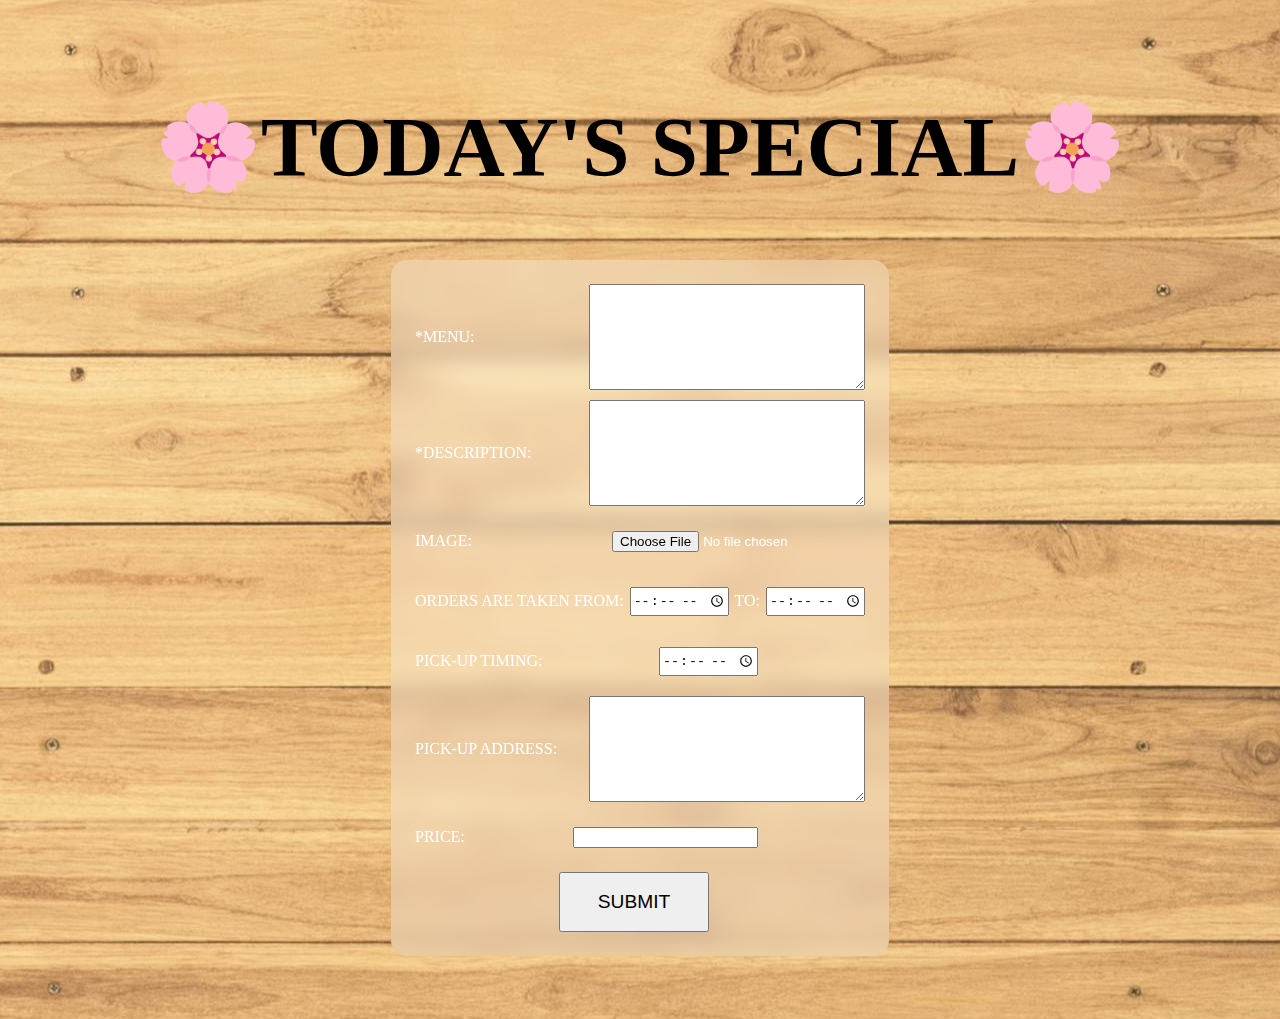
<file: cook.html>
<!DOCTYPE html>
<html lang="en">
<head>
    <meta charset="UTF-8">
    <meta name="viewport" content="width=device-width, initial-scale=1.0">
    <title>Cook</title>
    <link rel="stylesheet" href="cook.css">
</head>
<body>
    <h1 style="font-size: 85px;">🌸TODAY'S SPECIAL🌸</h1>
    
    <div class="container">
        <div class="alll">
            <p>*menu:</p>
            <textarea class="bigbox"></textarea>
        </div>
        <div class="alll">
            <p>*description:</p>
            <textarea class="bigbox"></textarea>        
        </div>
        <div class="alll">
            <p>image:</p>
            <input type="file">
        </div>
        <div class="alll">
            <p>orders are taken from:</p>
            <input type="time" class="time">
            <p>to:</p>
            <input type="time" class="time">
        </div>
        <div class="alll">
            <p>pick-up timing:</p>
            <input type="time" class="time" style="margin-right: 107px;">
        </div>
        <div class="alll">
            <p>pick-up address:</p>
            <textarea class="bigbox"></textarea>
        </div>
        <div class="alll">
            <p>price:</p>
            <input type="number" style="margin-right: 107px;">
        </div>
            
        <button type="submit">SUBMIT</button>
    
    </div>
        
</body>


</html>
</file>
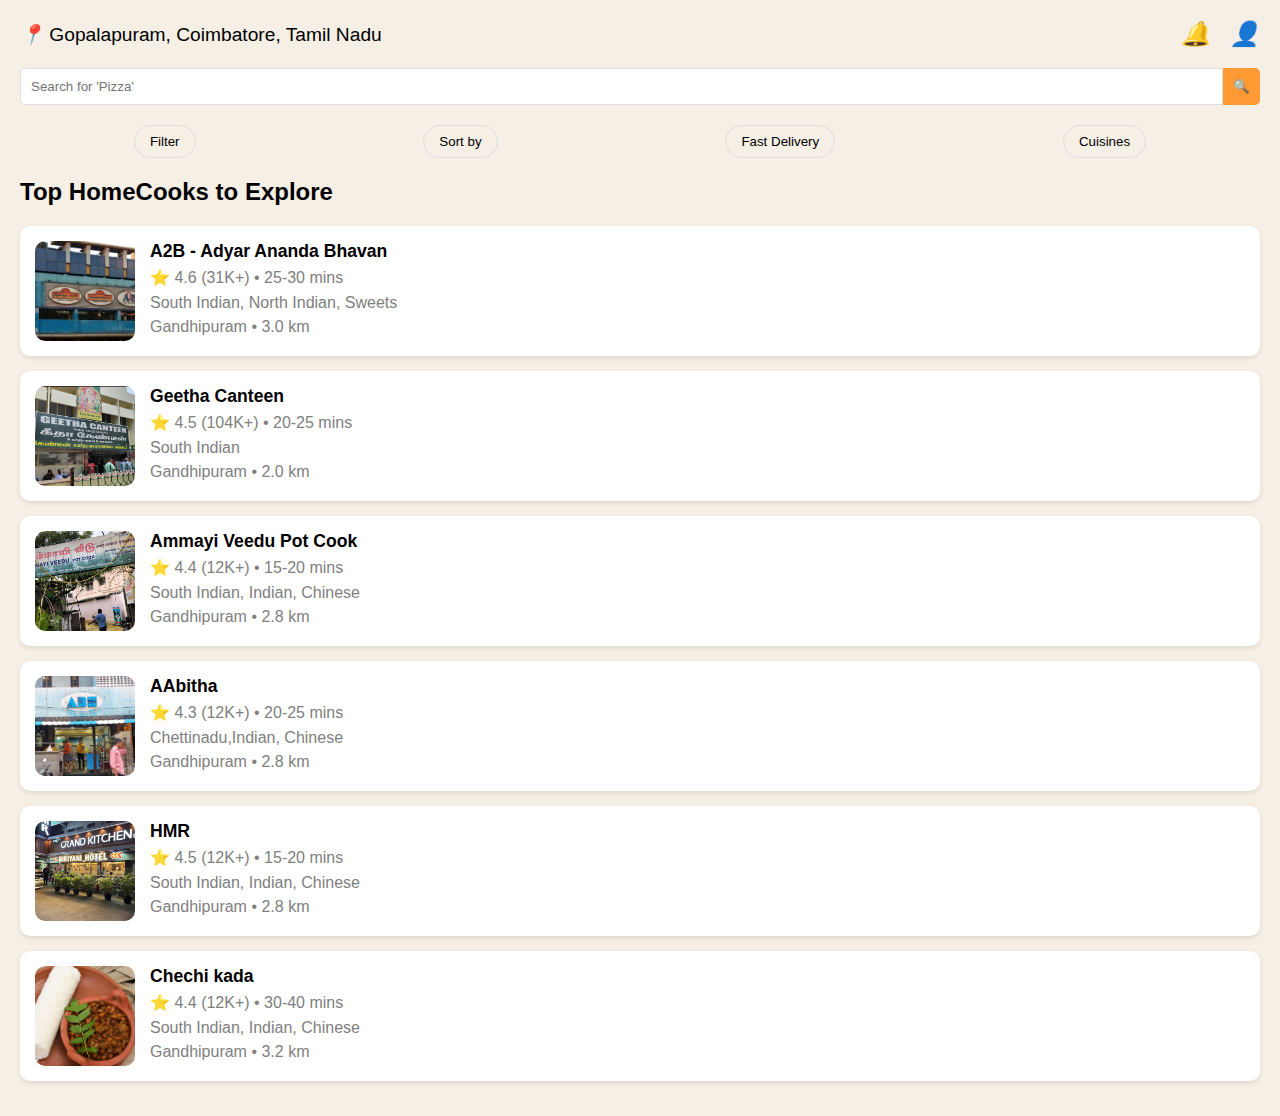
<file: display.html>
<!DOCTYPE html>
<html lang="en">
<head>
    <meta charset="UTF-8">
    <meta name="viewport" content="width=device-width, initial-scale=1.0">
    <title>Food Delivery Page</title>
    <link rel="stylesheet" href="display.css">
</head>
<body>
    <!-- Navbar Section -->
    <header>
        <div class="location">
            <i class="location-icon">📍</i> Gopalapuram, Coimbatore, Tamil Nadu
        </div>
        <div class="icons">
            <i>🔔</i>
            <i>👤</i>
        </div>
    </header>

    <!-- Search Bar -->
    <div class="search-bar">
        <input type="text" placeholder="Search for 'Pizza'">
        <button>🔍</button>
    </div>

    <!-- Filter Options -->
    <div class="filters">
        <button>Filter</button>
        <button>Sort by</button>
        <button>Fast Delivery</button>
        <button>Cuisines</button>
    </div>

    <!-- Restaurant Listings -->
    <section class="restaurant-list">
        <h2>Top HomeCooks to Explore</h2>
        
        <!-- Restaurant Card 1 -->
        <div class="restaurant-card">
            <img src="resto/a2b.jpg" alt="A2B - Adyar Ananda Bhavan">
            <div class="restaurant-info">
                <h3>A2B - Adyar Ananda Bhavan</h3>
                <p>⭐ 4.6 (31K+) • 25-30 mins</p>
                <p>South Indian, North Indian, Sweets</p>
                <p>Gandhipuram • 3.0 km</p>
            </div>
        </div>

        <!-- Restaurant Card 2 -->
        <div class="restaurant-card">
            <img src="resto/geeth.jpg" alt="Geetha Canteen">
            <div class="restaurant-info">
                <h3>Geetha Canteen</h3>
                <p>⭐ 4.5 (104K+) • 20-25 mins</p>
                <p>South Indian</p>
                <p>Gandhipuram • 2.0 km</p>
            </div>
        </div>

        <!-- Restaurant Card 3 -->
        <div class="restaurant-card">
            <img src="resto/ammai.jpg" alt="Ammayi Veedu Pot Cook">
            <div class="restaurant-info">
                <h3>Ammayi Veedu Pot Cook</h3>
                <p>⭐ 4.4 (12K+) • 15-20 mins</p>
                <p>South Indian, Indian, Chinese</p>
                <p>Gandhipuram • 2.8 km</p>
            </div>
        </div>

        <div class="restaurant-card">
            <img src="resto/aabi.jpg" alt="AAbitha">
            <div class="restaurant-info">
                <h3>AAbitha</h3>
                <p>⭐ 4.3 (12K+) • 20-25 mins</p>
                <p>Chettinadu,Indian, Chinese</p>
                <p>Gandhipuram • 2.8 km</p>
            </div>
        </div>

        <div class="restaurant-card">
            <img src="resto/hmr.jpg" alt="HMR">
            <div class="restaurant-info">
                <h3>HMR</h3>
                <p>⭐ 4.5 (12K+) • 15-20 mins</p>
                <p>South Indian, Indian, Chinese</p>
                <p>Gandhipuram • 2.8 km</p>
            </div>
        </div>

        <div class="restaurant-card">
            <img src="resto/chech.jpg" alt="Chechi Kadai">
            <div class="restaurant-info">
                <h3>Chechi kada</h3>
                <p>⭐ 4.4 (12K+) • 30-40 mins</p>
                <p>South Indian, Indian, Chinese</p>
                <p>Gandhipuram • 3.2 km</p>
            </div>
        </div>
    </section>
</body>
</html>
</file>
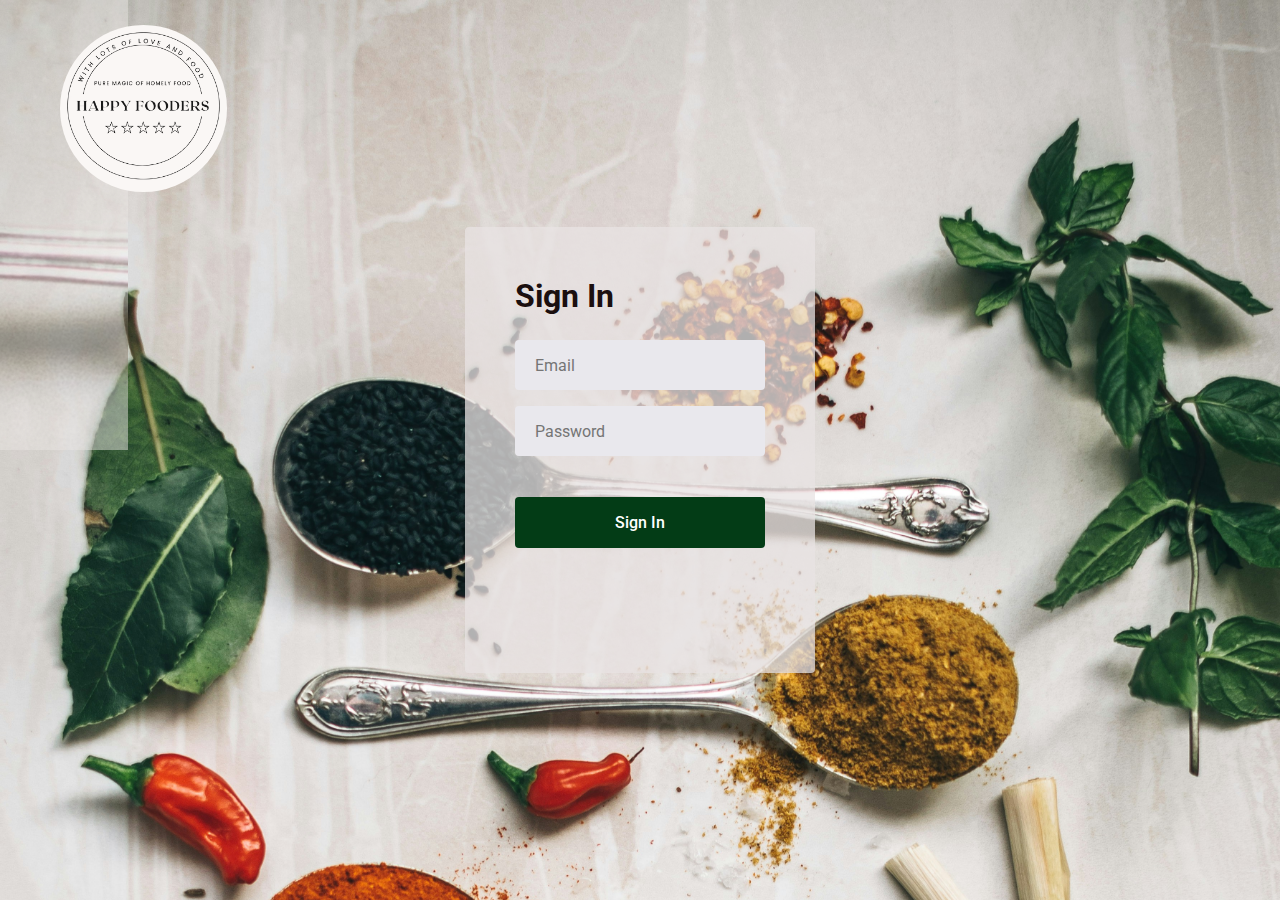
<file: signin.html>
<!DOCTYPE html>
<html lang="en">
<head>
    <meta charset="UTF-8">
    <meta name="viewport" content="width=device-width, initial-scale=1.0">
    <title>sign in</title>
    <link rel="stylesheet" href="style2.css">
    <link rel="preconnect" href="https://fonts.googleapis.com">
    <link rel="preconnect" href="https://fonts.gstatic.com" crossorigin>
    <link href="https://fonts.googleapis.com/css2?family=Anton+SC&display=swap" rel="stylesheet">
</head>
<body class="bg">
    <nav>
        <a href="#"><img class="logo" src="picture/logoooo.png" alt="logo"></a>
    </nav>
    <div class="main">
        <h2>Sign In</h2>
        <form action="welcome.html">
            <div class="sub">
                <input type="email" placeholder="Email" >
            </div>

            <div class="sub">
                <input type="password" placeholder="Password" required>
            </div>
            <button type="submit">Sign In</button>
            
        </form>
        
    </div>
</body>
</html>
</file>
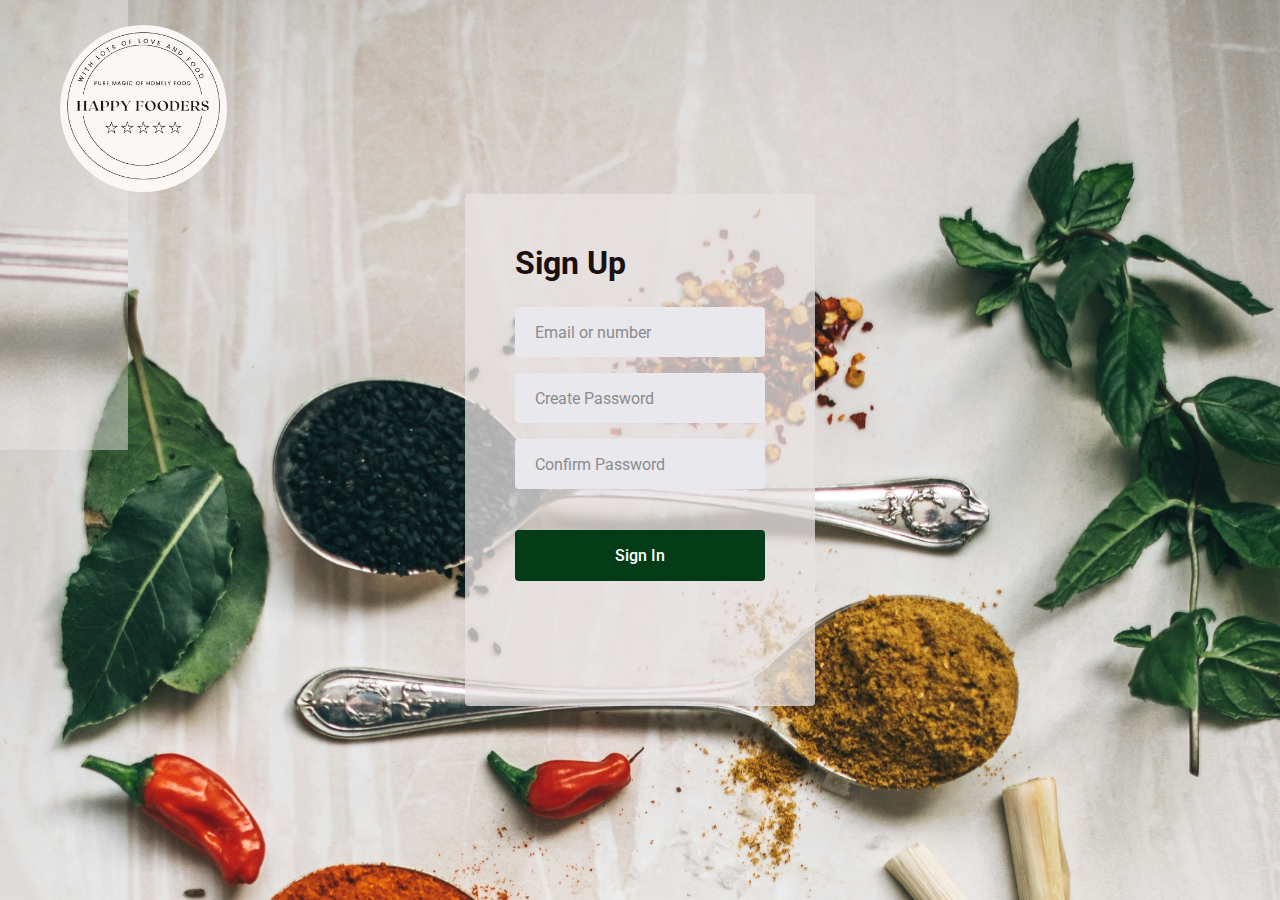
<file: signup.html>
<!DOCTYPE html>
<html lang="en">
<head>
    <meta charset="UTF-8">
    <meta name="viewport" content="width=device-width, initial-scale=1.0">
    <title>sign in</title>
    <link rel="stylesheet" href="style2.css">
    <link rel="preconnect" href="https://fonts.googleapis.com">
    <link rel="preconnect" href="https://fonts.gstatic.com" crossorigin>
    <link href="https://fonts.googleapis.com/css2?family=Anton+SC&display=swap" rel="stylesheet">
</head>
<body class="bg">
    <nav>
        <a href="#"><img class="logo" src="picture/logoooo.png" alt="logo"></a>
    </nav>
    <div class="main">
        <h2>Sign Up</h2>
        <form action="welcome.html">
            <div class="sub">
                <input type="email" required >
                <label>Email or number</label>
            </div>
            <div class="sub">
                <input type="password" required>
                <label>Create Password</label>
            </div>
            <div class="sub">
                <input type="password" required >
                <label>Confirm Password</label>
                
            </div>
            <button type="submit">Sign In</button>
            
        </form>
        
    </div>
</body>
</html>
</file>
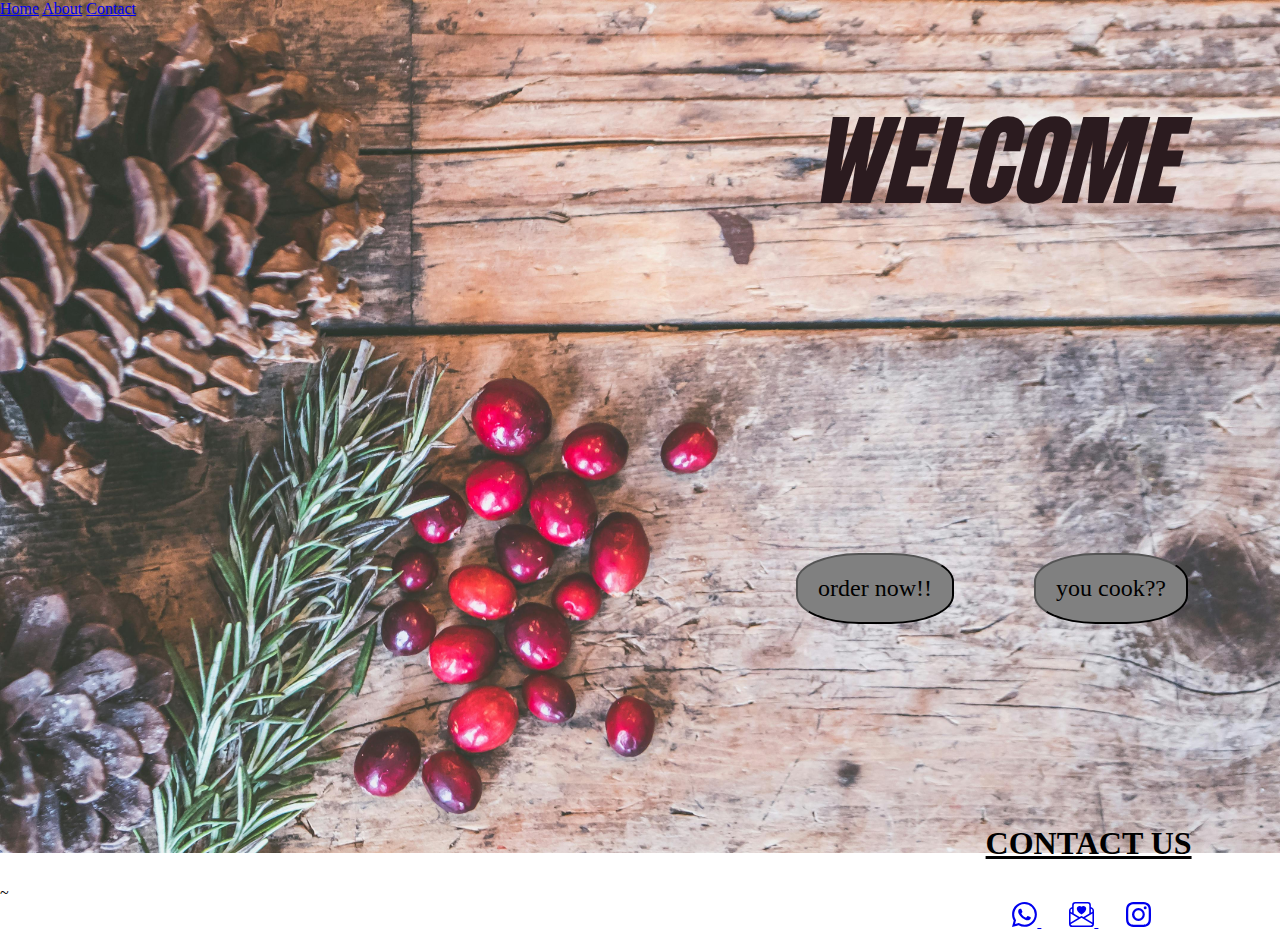
<file: welcome.html>
<!DOCTYPE html>
<html lang="en">
<head>
    <meta charset="UTF-8">
    <meta name="viewport" content="width=device-width, initial-scale=1.0">
    <title>welcome</title>
    <link rel="preconnect" href="https://fonts.googleapis.com">
    <link rel="preconnect" href="https://fonts.gstatic.com" crossorigin>
    <link href="https://fonts.googleapis.com/css2?family=Anton+SC&display=swap" rel="stylesheet">
    <link rel="stylesheet" href="welcome.css">  
</head>
<body>
    <nav class="nav-link">
        <a href="#">Home</a>
        <a href="#">About</a>
        <a href="#">Contact</a>
    </nav>
    <center class="main">
      <h1 class="font" >WELCOME</h1>
    </center>
    <div class="ord">
      <a href="display.html"><button class="buttt now">order now!!</button></a>
      <a href="cook.html"><button class="buttt cook">you cook??</button></a>
    </div>
    <br><br><br><br><br><br><br><br><br><br>
    <div class="right">
    <h1>CONTACT US</h1>
    </div>~
    <div class="ryt">
    <div class="buttons">
      <a href=" https://wa.me/919789287490?text=hii" >
          <svg xmlns="http://www.w3.org/2000/svg" width="25" height="25" fill="currentColor"class="bi bi-whatsapp" viewBox="0 0 16 16">
          <path d="M13.601 2.326A7.85 7.85 0 0 0 7.994 0C3.627 0 .068 3.558.064 7.926c0 1.399.366 2.76 1.057 3.965L0 16l4.204-1.102a7.9 7.9 0 0 0 3.79.965h.004c4.368 0 7.926-3.558 7.93-7.93A7.9 7.9 0 0 0 13.6 2.326zM7.994 14.521a6.6 6.6 0 0 1-3.356-.92l-.24-.144-2.494.654.666-2.433-.156-.251a6.56 6.56 0 0 1-1.007-3.505c0-3.626 2.957-6.584 6.591-6.584a6.56 6.56 0 0 1 4.66 1.931 6.56 6.56 0 0 1 1.928 4.66c-.004 3.639-2.961 6.592-6.592 6.592m3.615-4.934c-.197-.099-1.17-.578-1.353-.646-.182-.065-.315-.099-.445.099-.133.197-.513.646-.627.775-.114.133-.232.148-.43.05-.197-.1-.836-.308-1.592-.985-.59-.525-.985-1.175-1.103-1.372-.114-.198-.011-.304.088-.403.087-.088.197-.232.296-.346.1-.114.133-.198.198-.33.065-.134.034-.248-.015-.347-.05-.099-.445-1.076-.612-1.47-.16-.389-.323-.335-.445-.34-.114-.007-.247-.007-.38-.007a.73.73 0 0 0-.529.247c-.182.198-.691.677-.691 1.654s.71 1.916.81 2.049c.098.133 1.394 2.132 3.383 2.992.47.205.84.326 1.129.418.475.152.904.129 1.246.08.38-.058 1.171-.48 1.338-.943.164-.464.164-.86.114-.943-.049-.084-.182-.133-.38-.232"/>
        </svg>
      </a>
      <a href="mailto:lakshanasampath916@gmail.com">
        <svg xmlns="http://www.w3.org/2000/svg" width="25" height="25" fill="currentColor" class="bi bi-envelope-paper-heart" viewBox="0 0 16 16">
            <path fill-rule="evenodd" d="M2 2a2 2 0 0 1 2-2h8a2 2 0 0 1 2 2v1.133l.941.502A2 2 0 0 1 16 5.4V14a2 2 0 0 1-2 2H2a2 2 0 0 1-2-2V5.4a2 2 0 0 1 1.059-1.765L2 3.133zm0 2.267-.47.25A1 1 0 0 0 1 5.4v.817l1 .6zm1 3.15 3.75 2.25L8 8.917l1.25.75L13 7.417V2a1 1 0 0 0-1-1H4a1 1 0 0 0-1 1zm11-.6 1-.6V5.4a1 1 0 0 0-.53-.882L14 4.267zM8 2.982C9.664 1.309 13.825 4.236 8 8 2.175 4.236 6.336 1.31 8 2.982m7 4.401-4.778 2.867L15 13.117zm-.035 6.88L8 10.082l-6.965 4.18A1 1 0 0 0 2 15h12a1 1 0 0 0 .965-.738ZM1 13.116l4.778-2.867L1 7.383v5.734Z"/>
          </svg>

    </a>
  
      <a href="https://www.instagram.com/lachu_sampath?igsh=MTE4b3BhZHMxaWNobg==">
          <svg xmlns="http://www.w3.org/2000/svg" width="25" height="25" fill="currentColor" class="bi bi-instagram" viewBox="0 0 16 16">
              <path d="M8 0C5.829 0 5.556.01 4.703.048 3.85.088 3.269.222 2.76.42a3.9 3.9 0 0 0-1.417.923A3.9 3.9 0 0 0 .42 2.76C.222 3.268.087 3.85.048 4.7.01 5.555 0 5.827 0 8.001c0 2.172.01 2.444.048 3.297.04.852.174 1.433.372 1.942.205.526.478.972.923 1.417.444.445.89.719 1.416.923.51.198 1.09.333 1.942.372C5.555 15.99 5.827 16 8 16s2.444-.01 3.298-.048c.851-.04 1.434-.174 1.943-.372a3.9 3.9 0 0 0 1.416-.923c.445-.445.718-.891.923-1.417.197-.509.332-1.09.372-1.942C15.99 10.445 16 10.173 16 8s-.01-2.445-.048-3.299c-.04-.851-.175-1.433-.372-1.941a3.9 3.9 0 0 0-.923-1.417A3.9 3.9 0 0 0 13.24.42c-.51-.198-1.092-.333-1.943-.372C10.443.01 10.172 0 7.998 0zm-.717 1.442h.718c2.136 0 2.389.007 3.232.046.78.035 1.204.166 1.486.275.373.145.64.319.92.599s.453.546.598.92c.11.281.24.705.275 1.485.039.843.047 1.096.047 3.231s-.008 2.389-.047 3.232c-.035.78-.166 1.203-.275 1.485a2.5 2.5 0 0 1-.599.919c-.28.28-.546.453-.92.598-.28.11-.704.24-1.485.276-.843.038-1.096.047-3.232.047s-2.39-.009-3.233-.047c-.78-.036-1.203-.166-1.485-.276a2.5 2.5 0 0 1-.92-.598 2.5 2.5 0 0 1-.6-.92c-.109-.281-.24-.705-.275-1.485-.038-.843-.046-1.096-.046-3.233s.008-2.388.046-3.231c.036-.78.166-1.204.276-1.486.145-.373.319-.64.599-.92s.546-.453.92-.598c.282-.11.705-.24 1.485-.276.738-.034 1.024-.044 2.515-.045zm4.988 1.328a.96.96 0 1 0 0 1.92.96.96 0 0 0 0-1.92m-4.27 1.122a4.109 4.109 0 1 0 0 8.217 4.109 4.109 0 0 0 0-8.217m0 1.441a2.667 2.667 0 1 1 0 5.334 2.667 2.667 0 0 1 0-5.334"/>
            </svg>
      </a>
    </div>
   
    
    

</body>
</html>
</file>
<file: cook.css>
.alll{
    display: flex;
    margin-bottom: 10px;
    justify-content: space-between;
    align-items: center;
}

.container{
    min-height: 250px;
    width: 450px;
    border-radius: 1rem;
    background: rgb(255, 255, 255, 0.3);
    backdrop-filter: blur(10px);
    -webkit-backdrop-filter: blur(10px);
    padding: 1.5rem;
    color: #fff;
    margin:5% auto;
}

body{
    background-image: url("picture/pexels-fwstudio-33348-129731.jpg");
    background-repeat: no-repeat;
    background-position: center;
}


.time{
    height: 25px;
}

.bigbox
{
    height: 100px;
    width:60%;
}

p{
    text-transform: uppercase;
}

button{
    height: 60px;
    width: 150px;
    font-size: larger;
    margin-left: 32%;
}
button:hover{
    background-color: rgb(97, 198, 124);
    cursor: pointer;
}
h1{
    padding-top: 40px;
    text-align: center;
}
</file>
<file: display.css>
* {
    margin: 0;
    padding: 0;
    box-sizing: border-box;
    font-family: Arial, sans-serif;
}

body {
    background-color: #f5efe5;
    padding: 20px;
}

/* Navbar Section */
header {
    display: flex;
    justify-content: space-between;
    align-items: center;
    margin-bottom: 20px;
}

.location {
    font-size: 1.2em;
}

.icons i {
    font-size: 1.5em;
    margin-left: 15px;
    cursor: pointer;
}

/* Search Bar */
.search-bar {
    display: flex;
    margin-bottom: 20px;
}

.search-bar input {
    flex: 1;
    padding: 10px;
    border: 1px solid #ddd;
    border-radius: 5px 0 0 5px;
}

.search-bar button {
    background-color: #ff9933;
    border: none;
    padding: 10px;
    border-radius: 0 5px 5px 0;
    cursor: pointer;
}

/* Filters Section */
.filters {
    display: flex;
    justify-content: space-around;
    margin-bottom: 20px;
}

.filters button {
    background-color: #f5efe5;
    border: 1px solid #ddd;
    border-radius: 20px;
    padding: 8px 15px;
    cursor: pointer;
}

/* Restaurant Listing Section */
.restaurant-list {
    margin-top: 20px;
}

.restaurant-list h2 {
    margin-bottom: 20px;
    font-size: 1.5em;
}

.restaurant-card {
    display: flex;
    background-color: #fff;
    border-radius: 10px;
    margin-bottom: 15px;
    padding: 15px;
    box-shadow: 0 2px 5px rgba(0, 0, 0, 0.1);
}

.restaurant-card img {
    width: 100px;
    height: 100px;
    border-radius: 10px;
    object-fit: cover;
    margin-right: 15px;
}

.restaurant-info {
    display: flex;
    flex-direction: column;
    justify-content: space-between;
}

.restaurant-info h3 {
    font-size: 1.1em;
    margin-bottom: 5px;
}

.restaurant-info p {
    color: gray;
    margin-bottom: 5px;
}

.offer {
    background-color: #ff4d4d;
    color: white;
    padding: 5px 10px;
    border-radius: 20px;
    font-size: 0.9em;
    text-align: center;
}
</file>
<file: style2.css>
@import url("https://fonts.googleapis.com/css2?family=Roboto:wght@400;500;600;700&display=swap");

* {
    margin:0px;
    padding: 0px;
    box-sizing: border-box;
    font-family: 'Roboto', sans-serif;
}
.gfont {
    font-family: "Anton SC", sans-serif;
    font-weight: 400;
    font-style: normal;
    margin-left: 12%;
  }
body{
    background-image: url("picture/calum-lewis-vA1L1jRTM70-unsplash.jpg");
    background-repeat: no-repeat;
    background-size: cover;
    height: 100px;
}



body::before {
    content: "";
    position: absolute;
    left: 0;
    top: 0;
    opacity: 0.5;
    width: 10%;
    height: 50%;
    background: url("picture/calum-lewis-vA1L1jRTM70-unsplash.jpg");
    background-position: center;
}

nav {
    position: fixed;
    padding: 25px 60px;
    z-index: 1;
}

nav a img {
    width: 167px;
}
.main {
    position: absolute;
    left: 50%;
    top: 50%;
    border-radius: 4px;
    padding: 50px;
    width: 350px;
    transform: translate(-50%, -50%);
    background: rgba(232, 227, 227, 0.75);
}

/*signuptext*/
.main h2 {
    color: #1b0f0f;
    font-size: 2rem;
}

.main form {
    margin: 25px 0 65px;
}

form .sub {
    height: 50px;
    position: relative;
    margin-bottom: 16px;
}

.sub input {
    height: 100%;
    width: 100%;
    background: #e9e8ed;
    border: none;
    outline: none;
    border-radius: 4px;
    color: #141111;
    font-size: 1rem;
    padding: 0 20px;
}

.sub label {
    position: absolute;
    left: 20px;
    top: 50%;
    transform: translateY(-50%);
    font-size: 1rem;
    pointer-events: none;
    color: #8c8c8c;
    transition: all 0.1s ease;
}

.sub input:is(:focus, :valid)~label {
    font-size: 0.75rem;
    transform: translateY(-130%);
}

form button {
    width: 100%;
    padding: 16px 0;
    font-size: 1rem;
    background: #033c16;
    color: #fff;
    font-weight: 500;
    border-radius: 4px;
    border: none;
    outline: none;
    margin: 25px 0 10px;
    cursor: pointer;
    transition: 0.1s ease;
}

form button:hover {
    background: #4da42b54;
}

.main a {
    text-decoration: none;
}

.main a:hover {
    text-decoration: underline;
}

.main :where(label, p, small, a) {
    color: #b3b3b3;
}



.main p a {
    color: #fff;
}

.main small {
    display: block;
    margin-top: 15px;
    color: #b3b3b3;
}

.main small a {
    color: #0071eb;
}

@media (max-width: 740px) {
    body::before {
        display: none;
    }

    nav, .mainr {
        padding: 20px;
    }

    nav a img {
        width: 140px;
    }

    .main {
        width: 100%;
        top: 43%;
    }

    .main form {
        margin: 25px 0 40px;
    }
}
.logo{
    border-radius: 50%;
}
</file>
<file: welcome.css>
.font
{
    font-family: "Anton SC", sans-serif;
    font-weight: 150;
    font-style: italic;
    font-size: 100px;
    font-stretch: expanded;
    padding-left: 55%;
    color:rgb(43, 27, 31);
    text-decoration: dotted;
    
  
}
  body{
    margin: 0;
    background-image:url(picture/pexels-thepaintedsquare-699380.jpg);
    background-repeat: no-repeat;
    background-size: cover;
    height: 70vh;
    width: 100vw;   
  }
  .buttt{
    font-family: "Playwrite IT Moderna", cursive;
    font-optical-sizing: auto;
    font-weight: 400;
    font-style: normal;
    justify-content: center;
    border-radius: 20px;
    font-size: x-large;
    background-color:gray;
    border-radius: 40%;
    padding: 10px 5px;

  }


  .buttt:hover{
    background-color: rgba(89, 26, 29, 0.703);
  }  
  

.ord
{
    padding-top: 250px;
    padding-left: 55%;
    display: flex;
    flex-direction: row;
    justify-content:center;
    align-items:center;
}
.now{
    margin-right: 80px;
    padding: 20px;
}
.cook{
    padding: 20px;

}
.buttons a{
  padding: 14px;
  padding-top: 100%;

}
.right{
  padding-left: 77%;
  text-decoration: underline;
}
.ryt{
  padding-left: 78%;
}
</file>
